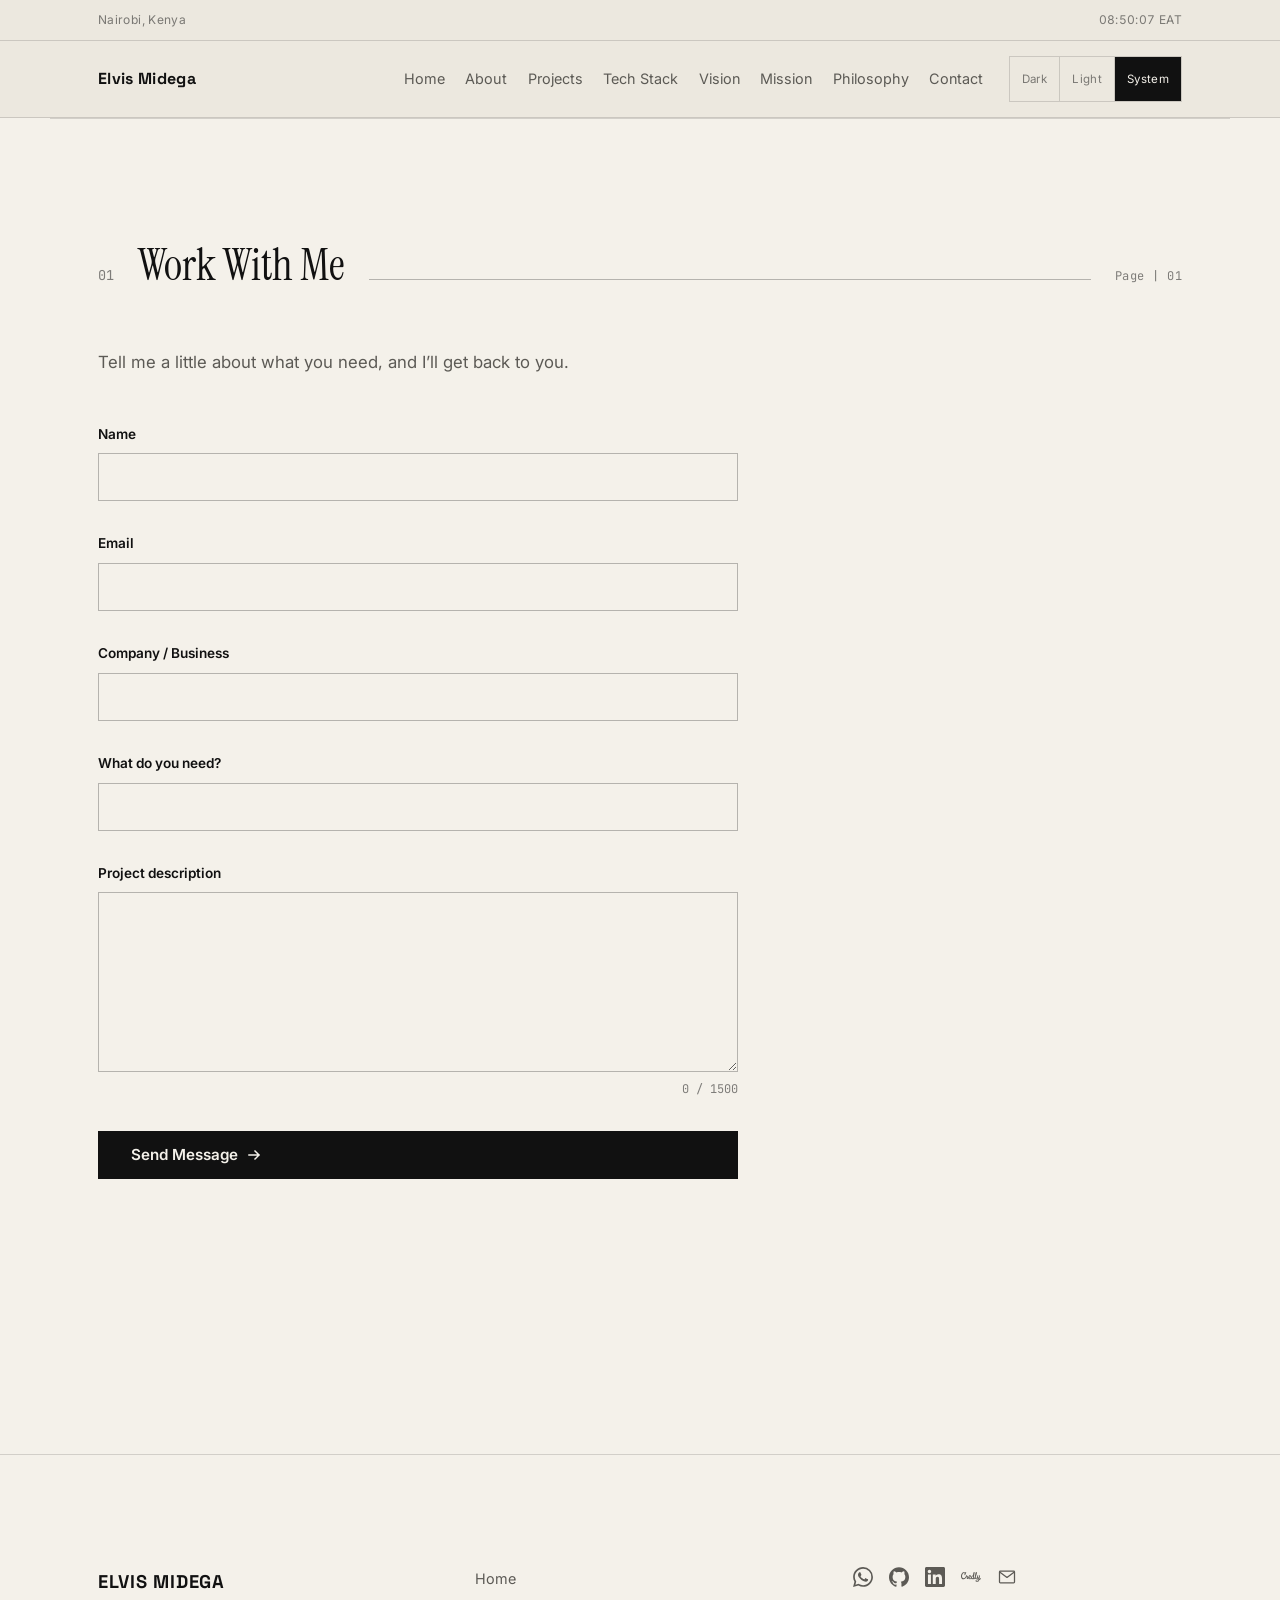
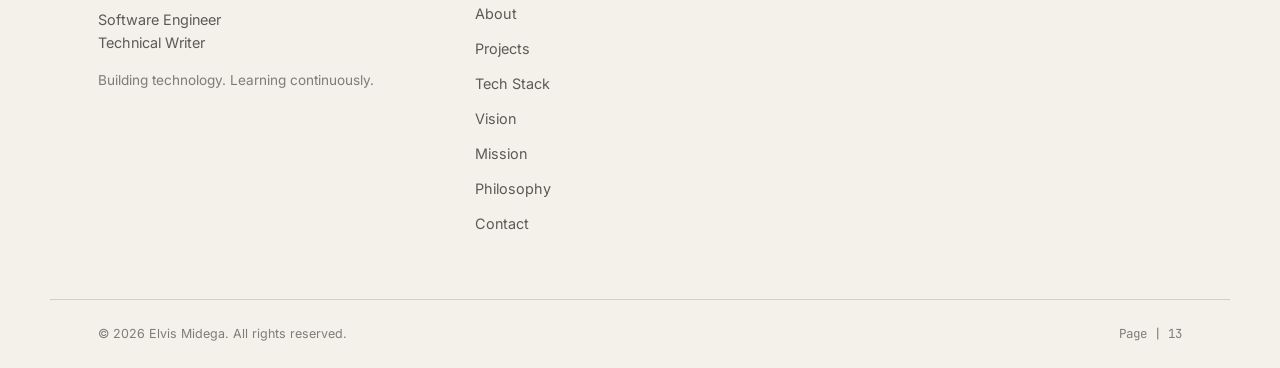
<file: work-with-me.html>
<!DOCTYPE html>
<html lang="en">
<head>
<script>
(function () {
  try {
    var pref = localStorage.getItem('elvis-theme') || 'system';
    var resolved = pref === 'system'
      ? (window.matchMedia('(prefers-color-scheme: light)').matches ? 'light' : 'dark')
      : pref;
    document.documentElement.setAttribute('data-theme', resolved);
    document.documentElement.setAttribute('data-theme-pref', pref);
  } catch (e) {
    document.documentElement.setAttribute('data-theme', 'dark');
  }
})();
</script>
<meta charset="UTF-8">
<meta name="viewport" content="width=device-width, initial-scale=1">
<title>Elvis Midega | Software Engineer &amp; Technical Writer</title>
<meta name="description" content="Get in touch with Elvis Midega, a software engineer and technical writer in Nairobi, Kenya, about a project, collaboration or role.">
<link rel="canonical" href="https://elvismidega.example.com/work-with-me.html">

<meta property="og:type" content="website">
<meta property="og:title" content="Elvis Midega | Software Engineer &amp; Technical Writer">
<meta property="og:description" content="Get in touch with Elvis Midega, a software engineer and technical writer in Nairobi, Kenya, about a project, collaboration or role.">
<meta property="og:url" content="https://elvismidega.example.com/work-with-me.html">
<meta property="og:image" content="https://elvismidega.example.com/assets/og-image.jpg">
<meta property="og:site_name" content="Elvis Midega">

<meta name="twitter:card" content="summary_large_image">
<meta name="twitter:title" content="Elvis Midega | Software Engineer &amp; Technical Writer">
<meta name="twitter:description" content="Get in touch with Elvis Midega, a software engineer and technical writer in Nairobi, Kenya, about a project, collaboration or role.">
<meta name="twitter:image" content="https://elvismidega.example.com/assets/og-image.jpg">

<link rel="preconnect" href="https://fonts.googleapis.com">
<link rel="preconnect" href="https://fonts.gstatic.com" crossorigin>
<link href="https://fonts.googleapis.com/css2?family=Inter:wght@400;500;600;700&family=Space+Grotesk:wght@600;700&family=Instrument+Serif:ital@0;1&family=JetBrains+Mono:wght@400;500;600&family=Mrs+Saint+Delafield&display=swap" rel="stylesheet">
<link rel="stylesheet" href="css/style.css">
<link rel="stylesheet" href="css/responsive.css">

<script type="application/ld+json">
{
  "@context": "https://schema.org",
  "@type": "Person",
  "name": "Elvis Midega",
  "jobTitle": ["Software Engineer", "Technical Writer"],
  "url": "https://elvismidega.example.com/",
  "image": "https://elvismidega.example.com/assets/profile.jpg",
  "sameAs": [
    "https://github.com/Elvis-Liam",
    "https://www.linkedin.com/in/elvis-midega-32b278322",
    "https://www.credly.com/users/elvis-midega"
  ],
  "address": {
    "@type": "PostalAddress",
    "addressLocality": "Nairobi",
    "addressCountry": "KE"
  },
  "knowsAbout": ["Software Engineering", "Cryptography", "Artificial Intelligence", "Data", "Emerging Technologies"]
}
</script>
</head>
<body>
<a class="skip-link" href="#main">Skip to content</a>

<div class="entrance" id="entrance" aria-hidden="true">
  <p class="entrance-name">Elvis Midega</p>
  <p class="entrance-role">Software Engineer / Technical Writer</p>
</div>

<header class="site-header" id="siteHeader">
  <div class="utility-bar">
    <div class="utility-inner">
      <span class="utility-location">Nairobi, Kenya</span>
      <span class="utility-clock" id="localClock">
        <span id="clockTime">00:00:00</span> <span class="utility-tz">EAT</span>
      </span>
    </div>
  </div>

  <div class="nav-row">
    <div class="nav-inner">
      <a href="index.html#home" class="logo">Elvis Midega</a>

      <nav class="main-nav" aria-label="Primary">
        <ul class="nav-list">
          <li><a href="index.html#home" class="nav-link" data-section="home">Home</a></li>
          <li><a href="index.html#about" class="nav-link" data-section="about">About</a></li>
          <li><a href="index.html#projects" class="nav-link" data-section="projects">Projects</a></li>
          <li><a href="index.html#stack" class="nav-link" data-section="stack">Tech Stack</a></li>
          <li><a href="index.html#vision" class="nav-link" data-section="vision">Vision</a></li>
          <li><a href="index.html#mission" class="nav-link" data-section="mission">Mission</a></li>
          <li><a href="index.html#philosophy" class="nav-link" data-section="philosophy">Philosophy</a></li>
          <li><a href="index.html#contact" class="nav-link" data-section="contact">Contact</a></li>
        </ul>

        <div class="theme-switcher" role="group" aria-label="Theme">
          <button type="button" class="theme-btn" data-theme-choice="dark">Dark</button>
          <button type="button" class="theme-btn" data-theme-choice="light">Light</button>
          <button type="button" class="theme-btn" data-theme-choice="system">System</button>
        </div>
      </nav>

      <button type="button" class="menu-toggle" id="menuToggle" aria-expanded="false" aria-controls="mobileNav" aria-label="Open menu">
        <span class="menu-icon" aria-hidden="true"></span>
      </button>
    </div>
  </div>
</header>

<div class="mobile-nav" id="mobileNav" hidden>
  <nav aria-label="Mobile">
    <ul class="mobile-nav-list">
      <li><a href="index.html#home" class="mobile-nav-link" data-section="home">Home</a></li>
      <li><a href="index.html#about" class="mobile-nav-link" data-section="about">About</a></li>
      <li><a href="index.html#projects" class="mobile-nav-link" data-section="projects">Projects</a></li>
      <li><a href="index.html#stack" class="mobile-nav-link" data-section="stack">Tech Stack</a></li>
      <li><a href="index.html#vision" class="mobile-nav-link" data-section="vision">Vision</a></li>
      <li><a href="index.html#mission" class="mobile-nav-link" data-section="mission">Mission</a></li>
      <li><a href="index.html#philosophy" class="mobile-nav-link" data-section="philosophy">Philosophy</a></li>
      <li><a href="index.html#contact" class="mobile-nav-link" data-section="contact">Contact</a></li>
    </ul>
  </nav>

  <div class="theme-switcher theme-switcher-mobile" role="group" aria-label="Theme">
    <button type="button" class="theme-btn" data-theme-choice="dark">Dark</button>
    <button type="button" class="theme-btn" data-theme-choice="light">Light</button>
    <button type="button" class="theme-btn" data-theme-choice="system">System</button>
  </div>
</div>

<main id="main">

  <section id="work-with-me" class="section" aria-label="Work With Me">
    <div class="section-head reveal">
      <span class="section-index mono">01</span>
      <h1 class="section-heading">Work With Me</h1>
      <span class="section-rule" aria-hidden="true"></span>
      <span class="page-label mono">Page | 01</span>
    </div>

    <div class="form-column reveal">
      <p class="form-intro">Tell me a little about what you need, and I&rsquo;ll get back to you.</p>

      <form id="contactForm" class="contact-form" novalidate>
        <div class="honeypot" aria-hidden="true">
          <label for="website">Leave this field blank</label>
          <input type="text" id="website" name="website" tabindex="-1" autocomplete="off">
        </div>

        <div class="field">
          <label for="name">Name</label>
          <input type="text" id="name" name="name" autocomplete="name" required aria-describedby="name-error" aria-invalid="false">
          <p class="field-error" id="name-error" role="alert" hidden></p>
        </div>

        <div class="field">
          <label for="email">Email</label>
          <input type="email" id="email" name="email" autocomplete="email" required aria-describedby="email-error" aria-invalid="false">
          <p class="field-error" id="email-error" role="alert" hidden></p>
        </div>

        <div class="field">
          <label for="company">Company / Business</label>
          <input type="text" id="company" name="company" autocomplete="organization" aria-describedby="company-error" aria-invalid="false">
          <p class="field-error" id="company-error" role="alert" hidden></p>
        </div>

        <div class="field">
          <label for="need">What do you need?</label>
          <input type="text" id="need" name="need" required aria-describedby="need-error" aria-invalid="false">
          <p class="field-error" id="need-error" role="alert" hidden></p>
        </div>

        <div class="field">
          <label for="message">Project description</label>
          <textarea id="message" name="message" rows="6" maxlength="1500" required aria-describedby="message-counter message-error" aria-invalid="false"></textarea>
          <div class="field-meta">
            <p class="field-counter mono" id="message-counter">0 / 1500</p>
          </div>
          <p class="field-error" id="message-error" role="alert" hidden></p>
        </div>

        <button type="submit" class="btn btn-primary" id="submitBtn">
          Send Message
          <span class="btn-arrow" aria-hidden="true">
            <svg width="16" height="16" viewBox="0 0 16 16" fill="none" xmlns="http://www.w3.org/2000/svg">
              <path d="M3 8H13M13 8L9 4M13 8L9 12" stroke="currentColor" stroke-width="1.5" stroke-linecap="square"/>
            </svg>
          </span>
        </button>

        <p class="form-status" id="formStatus" role="status"></p>
      </form>

      <div class="form-confirmation" id="formConfirmation" hidden aria-live="polite">
        <p class="confirmation-title">Message sent.</p>
        <p class="confirmation-body">Thanks for reaching out, I&rsquo;ll get back to you soon.</p>
        <a class="btn btn-secondary" href="index.html">
          Back to Portfolio
          <span class="btn-arrow" aria-hidden="true">
            <svg width="16" height="16" viewBox="0 0 16 16" fill="none" xmlns="http://www.w3.org/2000/svg">
              <path d="M3 8H13M13 8L9 4M13 8L9 12" stroke="currentColor" stroke-width="1.5" stroke-linecap="square"/>
            </svg>
          </span>
        </a>
      </div>
    </div>
  </section>

</main>

<footer class="site-footer" aria-label="Site footer">
  <div class="footer-inner container">
    <div class="footer-col footer-brand">
      <p class="footer-name">Elvis Midega</p>
      <p class="footer-roles">Software Engineer<br>Technical Writer</p>
      <p class="footer-tagline">Building technology. Learning continuously.</p>
    </div>

    <nav class="footer-col footer-nav" aria-label="Footer">
      <a href="index.html#home" class="footer-link">Home</a>
      <a href="index.html#about" class="footer-link">About</a>
      <a href="index.html#projects" class="footer-link">Projects</a>
      <a href="index.html#stack" class="footer-link">Tech Stack</a>
      <a href="index.html#vision" class="footer-link">Vision</a>
      <a href="index.html#mission" class="footer-link">Mission</a>
      <a href="index.html#philosophy" class="footer-link">Philosophy</a>
      <a href="index.html#contact" class="footer-link">Contact</a>
    </nav>

    <div class="footer-col footer-social">
      <a class="footer-social-link" href="https://wa.me/254723897842" target="_blank" rel="noopener noreferrer" aria-label="WhatsApp">
        <span class="contact-icon" aria-hidden="true"><svg viewBox="0 0 24 24" fill="currentColor" xmlns="http://www.w3.org/2000/svg"><path d="M17.472 14.382c-.297-.149-1.758-.867-2.03-.967-.273-.099-.471-.148-.67.15-.197.297-.767.966-.94 1.164-.173.199-.347.223-.644.075-.297-.15-1.255-.463-2.39-1.475-.883-.788-1.48-1.761-1.653-2.059-.173-.297-.018-.458.13-.606.134-.133.298-.347.446-.52.149-.174.198-.298.298-.497.099-.198.05-.371-.025-.52-.075-.149-.669-1.612-.916-2.207-.242-.579-.487-.5-.669-.51-.173-.008-.371-.01-.57-.01-.198 0-.52.074-.792.372-.272.297-1.04 1.016-1.04 2.479 0 1.462 1.065 2.875 1.213 3.074.149.198 2.096 3.2 5.077 4.487.709.306 1.262.489 1.694.625.712.227 1.36.195 1.871.118.571-.085 1.758-.719 2.006-1.413.248-.694.248-1.289.173-1.413-.074-.124-.272-.198-.57-.347m-5.421 7.403h-.004a9.87 9.87 0 01-5.031-1.378l-.361-.214-3.741.982.998-3.648-.235-.374a9.86 9.86 0 01-1.51-5.26c.001-5.45 4.436-9.884 9.888-9.884 2.64 0 5.122 1.03 6.988 2.898a9.825 9.825 0 012.893 6.994c-.003 5.45-4.437 9.884-9.885 9.884m8.413-18.297A11.815 11.815 0 0012.05 0C5.495 0 .16 5.335.157 11.892c0 2.096.547 4.142 1.588 5.945L.057 24l6.305-1.654a11.882 11.882 0 005.683 1.448h.005c6.554 0 11.89-5.335 11.893-11.893a11.821 11.821 0 00-3.48-8.413Z"/></svg></span>
      </a>
      <a class="footer-social-link" href="https://github.com/Elvis-Liam" target="_blank" rel="noopener noreferrer" aria-label="GitHub">
        <span class="contact-icon" aria-hidden="true"><svg viewBox="0 0 24 24" fill="currentColor" xmlns="http://www.w3.org/2000/svg"><path d="M12 .297c-6.63 0-12 5.373-12 12 0 5.303 3.438 9.8 8.205 11.385.6.113.82-.258.82-.577 0-.285-.01-1.04-.015-2.04-3.338.724-4.042-1.61-4.042-1.61C4.422 18.07 3.633 17.7 3.633 17.7c-1.087-.744.084-.729.084-.729 1.205.084 1.838 1.236 1.838 1.236 1.07 1.835 2.809 1.305 3.495.998.108-.776.417-1.305.76-1.605-2.665-.3-5.466-1.332-5.466-5.93 0-1.31.465-2.38 1.235-3.22-.135-.303-.54-1.523.105-3.176 0 0 1.005-.322 3.3 1.23.96-.267 1.98-.399 3-.405 1.02.006 2.04.138 3 .405 2.28-1.552 3.285-1.23 3.285-1.23.645 1.653.24 2.873.12 3.176.765.84 1.23 1.91 1.23 3.22 0 4.61-2.805 5.625-5.475 5.92.42.36.81 1.096.81 2.22 0 1.606-.015 2.896-.015 3.286 0 .315.21.69.825.57C20.565 22.092 24 17.592 24 12.297c0-6.627-5.373-12-12-12"/></svg></span>
      </a>
      <a class="footer-social-link" href="https://www.linkedin.com/in/elvis-midega-32b278322" target="_blank" rel="noopener noreferrer" aria-label="LinkedIn">
        <span class="contact-icon" aria-hidden="true"><svg viewBox="0 0 24 24" fill="currentColor" xmlns="http://www.w3.org/2000/svg"><path d="M20.447 20.452h-3.554v-5.569c0-1.328-.027-3.037-1.852-3.037-1.853 0-2.136 1.445-2.136 2.939v5.667H9.351V9h3.414v1.561h.046c.477-.9 1.637-1.85 3.37-1.85 3.601 0 4.267 2.37 4.267 5.455v6.286zM5.337 7.433c-1.144 0-2.063-.926-2.063-2.065 0-1.138.92-2.063 2.063-2.063 1.14 0 2.064.925 2.064 2.063 0 1.139-.925 2.065-2.064 2.065zm1.782 13.019H3.555V9h3.564v11.452zM22.225 0H1.771C.792 0 0 .774 0 1.729v20.542C0 23.227.792 24 1.771 24h20.451C23.2 24 24 23.227 24 22.271V1.729C24 .774 23.2 0 22.222 0h.003z"/></svg></span>
      </a>
      <a class="footer-social-link" href="https://www.credly.com/users/elvis-midega" target="_blank" rel="noopener noreferrer" aria-label="Credly">
        <span class="contact-icon" aria-hidden="true"><svg viewBox="0 0 24 24" fill="currentColor" xmlns="http://www.w3.org/2000/svg"><path d="M23.8 13.154a.299.299 0 0 0-.101-.024.407.407 0 0 0-.202.048c-.06.028-.092.08-.127.136-.087.128-.15.268-.226.4-.107.187-.246.351-.38.515-.135.156-.286.291-.424.44-.028.027-.072.043-.107.027-.028-.016-.036-.056-.032-.088.04-.38.075-.763.123-1.138.02-.172.043-.336.063-.512.028-.247.056-.487.087-.735l.234-1.824c.02-.128.032-.372-.135-.52a.446.446 0 0 0-.233-.116.46.46 0 0 0-.254.06c-.226.16-.297.504-.365.76-.142.603-.178 1.241-.471 1.804a1.772 1.772 0 0 1-.202.316.668.668 0 0 1-.186.18.332.332 0 0 1-.246.051.365.365 0 0 1-.238-.207.871.87 0 0 1-.063-.324 4.499 4.499 0 0 1 .24-1.585c.045-.132.089-.252.104-.383.028-.156.028-.38-.114-.516-.131-.128-.337-.18-.504-.128-.194.056-.31.244-.372.392-.198.463-.25.95-.317 1.446-.044.327-.127.64-.293.926a2.717 2.717 0 0 1-.603.72c-.118.087-.222.123-.328.107a.376.376 0 0 1-.278-.208.875.875 0 0 1-.095-.315 3.361 3.36 0 0 1-.036-.616c.004-.223 0-.44.044-.658.075-.39.678-1.937.808-2.345.135-.407.262-.823.353-1.246.08-.38.123-.767.11-1.15-.007-.277-.07-.576-.288-.736a.611.61 0 0 0-.603-.048.968.968 0 0 0-.455.428 2.53 2.53 0 0 0-.226.59 12.01 12.01 0 0 0-.266 1.29c-.071.429-.138.848-.206 1.268-.06.355-.206 1.614-.261 1.88-.06.272-.175.54-.301.787-.131.268-.258.536-.408.791a.694.694 0 0 1-.175.224c-.08.06-.182.088-.27.048-.102-.048-.146-.176-.166-.292-.075-.435-.012-.875.072-1.302.083-.431.44-2.4.519-2.851.099-.532.24-1.05.285-1.59.028-.388.09-.88-.202-1.187-.115-.136-.31-.16-.44-.136-.174.036-.31.176-.388.296-.1.128-.186.28-.258.467-.115.284-.186.615-.261.91l-.032.129c-.083.383-.143.77-.186 1.162a16.95 16.948 0 0 0-.06.632c-.008.1-.016.203-.027.307 0 .08.007.168-.028.244a.304.304 0 0 1-.052.068c-.08.072-.202.06-.31.056-.557-.016-1.045.3-1.35.755-.18.252-.281.542-.39.834-.01.048-.034.1-.054.152-.051.143-.13.327-.222.511a3.037 3.037 0 0 1-.317.46 3.285 3.285 0 0 1-.384.41 1.123 1.123 0 0 1-.515.26c-.174.04-.384-.043-.543-.203a.916.916 0 0 1-.206-.54c-.004-.055-.004-.115.028-.163.05-.068.146-.072.23-.076a1.623 1.623 0 0 0 1.375-1.015c.138-.34.178-.698.122-1.046a1.193 1.193 0 0 0-.19-.48.9.9 0 0 0-.396-.323c-.293-.14-.658-.127-1.01.004-.575.232-.951.74-1.134 1.562l-.02.088c-.114.487-.23 1-.582 1.354-.127.12-.261.163-.368.143-.044-.004-.08-.04-.103-.075-.096-.16.003-.532.15-1a4.1 4.1 0 0 0 .1-.366.925.925 0 0 0-.108-.495.783.783 0 0 0-.372-.324c-.143-.064-.31-.06-.468-.06h-.047c-.044 0-.103 0-.151-.012a.215.215 0 0 1-.147-.127.485.485 0 0 1 .016-.232c.004-.02.012-.048.016-.072a.368.368 0 0 0-.162-.412.509.509 0 0 0-.468-.036.768.768 0 0 0-.364.348.769.769 0 0 0-.103.48c.04.13.07.32.043.475-.055.28-.222.51-.384.74-.04.05-.072.106-.107.16a4.96 4.96 0 0 1-.706.825c-.372.335-.804.575-1.232.67-.745.165-1.506-.06-1.91-.734-.222-.38-.32-.827-.348-1.266a5.425 5.425 0 0 1 .424-2.516c.328-.76.816-1.52 1.715-1.614.353-.04.753.083.912.4.115.23.075.506 0 .75-.072.244-.175.49-.18.75-.003.26.124.54.37.616.238.072.495-.08.634-.29.138-.21.186-.46.245-.704a6.282 6.281 0 0 1 .662-1.634c.139-.236.297-.488.254-.76a.543.543 0 0 0-.373-.415.543.543 0 0 0-.535.144c-.134.148-.206.371-.387.43-.17.06-.35-.055-.507-.134-.6-.32-1.336-.312-1.963-.048-.634.25-1.146.735-1.526 1.294C.462 8.53.098 9.508.022 10.48c-.027.34-.031.695 0 1.038.036.46.1.854.214 1.206.139.423.317.79.547 1.094.266.34.587.6.94.747.372.148.784.22 1.192.208a3.172 3.172 0 0 0 1.177-.283 4.29 4.29 0 0 0 1.026-.68c.309-.26.594-.559.84-.89.162-.224.309-.46.44-.708a4.83 4.83 0 0 0 .178-.383c.044-.104.087-.215.202-.26.056-.043.15-.02.202.013.064.04.115.075.135.135.048.116.02.232-.004.332v.012c-.028.1-.055.203-.091.303-.14.424-.238.811-.16 1.195.045.207.128.387.25.527a.84.84 0 0 0 .504.264c.246.04.51-.028.725-.132.143-.068.278-.156.397-.26.06-.06.122-.12.174-.184.044-.06.087-.147.178-.143a.15.15 0 0 1 .107.064c.028.031.04.071.06.115.23.52.776.84 1.335.84h.07c.27 0 .556-.093.79-.22.27-.14.48-.348.7-.552.02-.016.045-.04.073-.044.035-.008.07.012.099.044a.26.26 0 0 1 .047.1c.135.34.46.6.824.66a1.1 1.1 0 0 0 .99-.356c.056-.06.104-.128.167-.176.064-.044.15-.076.222-.044.107.04.135.164.182.268.107.235.357.371.615.375.289 0 .554-.148.764-.34.195-.183.353-.399.516-.61a.328.328 0 0 1 .106-.096c.04-.024.096-.028.13 0 .033.024.045.06.06.091.163.4.587.652 1.01.648.417-.004.809-.224 1.103-.516.095-.092.194-.2.32-.21.14-.017.207.114.254.22.072.142.115.238.25.338.158.116.36.152.547.1.17-.04.34-.156.47-.316.072-.088.112-.204.19-.284.092-.087.132.028.136.1.016.116.016.236.008.352-.016.236-.052.471-.08.703-.011.068-.02.136-.063.188-.06.068-.166.08-.253.064a2.898 2.898 0 0 0-.321-.028l-.14-.016c-.201-.012-.4-.036-.61-.044h-.185c-.404 0-.733.048-1.03.16-.48.187-.852.57-1.003 1.018a1.305 1.305 0 0 0-.052.64c.04.203.13.403.282.587.265.315.68.515 1.149.543.408.02.852-.064 1.292-.26.848-.367 1.482-1.094 1.696-1.95 0-.02.01-.039.023-.043.298-.104.57-.248.813-.428.245-.187.467-.399.65-.643.09-.12.174-.243.253-.37.07-.125.13-.257.202-.38a.906.906 0 0 0 .13-.316.411.411 0 0 0-.05-.328.257.257 0 0 0-.135-.124m-13.68-1.63c.017-.071.045-.14.06-.206a1.9 1.9 0 0 1 .262-.504c.04-.048.08-.1.135-.136a.246.246 0 0 1 .186-.048c.107.02.183.128.202.236.032.18-.04.396-.114.555a1.097 1.097 0 0 1-.31.415c-.06.044-.114.088-.178.116-.028.008-.063.028-.115.028h-.016c-.055 0-.114-.028-.126-.088a.827.827 0 0 1 .015-.367m4.308-.184c-.004.072-.024.148-.028.223a4.91 4.91 0 0 0 0 .779c.012.152.047.3-.016.444a1.069 1.069 0 0 1-.567.643.555.555 0 0 1-.245.056c-.02 0-.04-.004-.06-.004-.12 0-.214-.092-.265-.18a.871.87 0 0 1-.1-.272 2.129 2.129 0 0 1 .072-1.122c.08-.22.202-.435.38-.594a.874.874 0 0 1 .563-.24.31.31 0 0 1 .206.064c.04.044.06.104.056.164a.05.05 0 0 1 .004.04m6.43 4.653c-.015.044-.06.104-.08.14-.042.08-.102.163-.161.235a2.562 2.562 0 0 1-.317.304c-.238.18-.503.311-.777.387a2.025 2.025 0 0 1-.487.072h-.04a.795.795 0 0 1-.515-.18.433.433 0 0 1-.158-.25.537.537 0 0 1 .047-.305.776.776 0 0 1 .38-.383c.326-.16.682-.176 1.019-.16.139.004.265.012.4.02.107.004.218.012.325.024.056 0 .115.004.17.012.044.004.092-.004.135.008.06.004.068.036.06.076"/></svg></span>
      </a>
      <a class="footer-social-link" href="mailto:elvismidega@gmail.com" aria-label="Email">
        <span class="contact-icon" aria-hidden="true">
          <svg viewBox="0 0 24 24" fill="none" xmlns="http://www.w3.org/2000/svg">
            <rect x="3" y="5" width="18" height="14" rx="1" stroke="currentColor" stroke-width="1.5"/>
            <path d="M4 6.5l8 6 8-6" stroke="currentColor" stroke-width="1.5" stroke-linecap="round" stroke-linejoin="round"/>
          </svg>
        </span>
      </a>
    </div>
  </div>

  <div class="footer-bottom container">
    <p class="footer-copy">&copy; <span id="year"></span> Elvis Midega. All rights reserved.</p>
    <p class="footer-page mono">Page | 13</p>
  </div>
</footer>

<script src="js/theme.js" defer></script>
<script src="js/main.js" defer></script>
<script src="js/contact.js" defer></script>
</body>
</html>
</file>
<file: css/style.css>
/* =========================================================
   ELVIS MIDEGA: PORTFOLIO
   Design tokens
   ========================================================= */

:root {
  /* Dark palette */
  --dark-bg: #0A0A0A;
  --dark-surface: #111111;
  --dark-raised: #181818;
  --dark-line: rgba(255, 255, 255, 0.12);
  --dark-line-strong: rgba(255, 255, 255, 0.22);
  --dark-muted: #9A9A9A;
  --dark-text: #EDEDED;
  --dark-accent: #E7B04B;

  /* Light palette */
  --light-bg: #F4F1EA;
  --light-surface: #ECE8DF;
  --light-raised: #E3DED2;
  --light-line: rgba(0, 0, 0, 0.14);
  --light-line-strong: rgba(0, 0, 0, 0.26);
  --light-muted: #5C5A55;
  --light-text: #111111;
  --light-accent: #9A6A10;

  /* Layout */
  --container-max: 1180px;
  --container-pad: clamp(20px, 5vw, 48px);
  --utility-h: 40px;
  --nav-h: 76px;
  --bar-h: calc(var(--utility-h) + var(--nav-h));

  /* Spacing scale: use only these values */
  --sp-1: 4px;
  --sp-2: 8px;
  --sp-3: 12px;
  --sp-4: 16px;
  --sp-5: 24px;
  --sp-6: 32px;
  --sp-7: 48px;
  --sp-8: 64px;
  --sp-9: 96px;
  --sp-10: 128px;

  /* Type families */
  --font-ui: 'Inter', -apple-system, BlinkMacSystemFont, 'Segoe UI', sans-serif;
  --font-display: 'Space Grotesk', var(--font-ui);
  --font-serif: 'Instrument Serif', Georgia, serif;
  --font-mono: 'JetBrains Mono', 'SFMono-Regular', Consolas, monospace;
  --font-signature: 'Mrs Saint Delafield', cursive;

  /* Motion */
  --ease: cubic-bezier(0.4, 0, 0.2, 1);
  --dur-fast: 180ms;
  --dur-med: 280ms;
  --dur-slow: 900ms;
}

/* Resolved semantic tokens: default to dark, overridden below.
   The reused top bar references these same variable names, so
   its CSS did not need to change, only the values it points at. */
:root,
[data-theme="dark"] {
  --color-bg: var(--dark-bg);
  --color-bg-elevated: var(--dark-surface);
  --color-surface: var(--dark-raised);
  --color-text: var(--dark-text);
  --color-text-secondary: var(--dark-muted);
  --color-text-tertiary: rgba(237, 237, 237, 0.55);
  --color-border: var(--dark-line);
  --color-border-strong: var(--dark-line-strong);
  --color-invert-bg: var(--dark-text);
  --color-invert-text: var(--dark-bg);
  --color-accent: var(--dark-accent);
  --band-text-secondary: rgba(10, 10, 10, 0.72);
  --band-text-tertiary: rgba(10, 10, 10, 0.5);
  --band-border: rgba(10, 10, 10, 0.14);
  --band-border-strong: rgba(10, 10, 10, 0.26);
}

[data-theme="light"] {
  --color-bg: var(--light-bg);
  --color-bg-elevated: var(--light-surface);
  --color-surface: var(--light-raised);
  --color-text: var(--light-text);
  --color-text-secondary: var(--light-muted);
  --color-text-tertiary: rgba(17, 17, 17, 0.52);
  --color-border: var(--light-line);
  --color-border-strong: var(--light-line-strong);
  --color-invert-bg: var(--light-text);
  --color-invert-text: var(--light-bg);
  --color-accent: var(--light-accent);
  --band-text-secondary: rgba(244, 241, 234, 0.72);
  --band-text-tertiary: rgba(244, 241, 234, 0.5);
  --band-border: rgba(244, 241, 234, 0.16);
  --band-border-strong: rgba(244, 241, 234, 0.28);
}

/* =========================================================
   Reset
   ========================================================= */

*, *::before, *::after { box-sizing: border-box; }
html, body { margin: 0; padding: 0; }
html {
  scroll-behavior: smooth;
}
body {
  background: var(--color-bg);
  color: var(--color-text);
  font-family: var(--font-ui);
  font-size: 16px;
  line-height: 1.6;
  -webkit-font-smoothing: antialiased;
  transition: background-color var(--dur-med) var(--ease), color var(--dur-med) var(--ease);
  overflow-x: hidden;
}
img { max-width: 100%; display: block; }
ul { list-style: none; margin: 0; padding: 0; }
a { color: inherit; text-decoration: none; }
button { font: inherit; color: inherit; background: none; border: none; cursor: pointer; }
h1, h2, h3, p { margin: 0; }

@media (prefers-reduced-motion: reduce) {
  html { scroll-behavior: auto; }
  *, *::before, *::after {
    animation-duration: 0.001ms !important;
    animation-iteration-count: 1 !important;
    transition-duration: 0.001ms !important;
  }
}

:focus-visible {
  outline: 2px solid var(--color-accent);
  outline-offset: 3px;
}

/* =========================================================
   Layout foundation
   ========================================================= */

.container,
.utility-inner,
.nav-inner {
  max-width: var(--container-max);
  margin-inline: auto;
  padding-inline: var(--container-pad);
}

.section {
  position: relative;
  max-width: var(--container-max);
  margin-inline: auto;
  padding-inline: var(--container-pad);
  padding-block: clamp(64px, 9vw, 112px);
  border-top: 1px solid var(--color-border);
  scroll-margin-top: var(--bar-h);
}
.section.hero {
  max-width: none;
  padding-inline: 0;
  border-top: none;
  scroll-margin-top: 0;
}

.section-head {
  display: flex;
  align-items: baseline;
  gap: var(--sp-5);
  margin-bottom: var(--sp-7);
}
.section-head .section-index {
  font-family: var(--font-mono);
  font-size: 0.85rem;
  color: var(--color-text-tertiary);
  flex-shrink: 0;
}
.section-head .section-heading {
  font-family: var(--font-serif);
  font-weight: 400;
  font-size: clamp(1.75rem, 3.4vw, 2.75rem);
  flex-shrink: 0;
}
.section-head .section-rule {
  flex: 1 1 auto;
  height: 1px;
  background: var(--color-border-strong);
}
.section-head .page-label {
  font-family: var(--font-mono);
  font-size: 0.75rem;
  letter-spacing: 0.04em;
  color: var(--color-text-tertiary);
  flex-shrink: 0;
}

/* Heading sits between two equal flexible rules instead of
   directly after the index, so it reads as centered between the
   index and the page label rather than left-anchored. */
.section-head--centered .section-heading {
  text-align: center;
}

.mono {
  font-family: var(--font-mono);
}

.skip-link {
  position: absolute;
  left: -9999px;
  top: 0;
  z-index: 1000;
  background: var(--color-invert-bg);
  color: var(--color-invert-text);
  padding: var(--sp-3) var(--sp-5);
  font-size: 0.9rem;
  font-weight: 600;
}
.skip-link:focus {
  left: var(--container-pad);
  top: var(--sp-3);
}

/* =========================================================
   Buttons
   ========================================================= */

.btn {
  display: inline-flex;
  align-items: center;
  gap: var(--sp-2);
  min-height: 48px;
  padding: 0 var(--sp-6);
  font-size: 0.95rem;
  font-weight: 600;
  border: 1px solid var(--color-border-strong);
  transition: background-color var(--dur-fast) var(--ease),
              color var(--dur-fast) var(--ease),
              border-color var(--dur-fast) var(--ease);
}
.btn-primary {
  background: var(--color-invert-bg);
  color: var(--color-invert-text);
  border-color: var(--color-invert-bg);
}
.btn-primary:hover,
.btn-primary:focus-visible {
  background: transparent;
  color: var(--color-text);
  border-color: var(--color-border-strong);
}
.btn-secondary {
  background: transparent;
  color: var(--color-text);
}
.btn-secondary:hover,
.btn-secondary:focus-visible {
  background: var(--color-text);
  color: var(--color-bg);
  border-color: var(--color-text);
}
.btn-arrow {
  display: inline-flex;
  transition: transform var(--dur-fast) var(--ease);
}
.btn:hover .btn-arrow,
.btn:focus-visible .btn-arrow {
  transform: translateX(4px);
}

/* =========================================================
   Entrance
   ========================================================= */

.entrance {
  position: fixed;
  inset: 0;
  z-index: 999;
  display: flex;
  flex-direction: column;
  align-items: center;
  justify-content: center;
  gap: var(--sp-3);
  background: var(--color-bg);
  transition: opacity 480ms var(--ease), visibility 480ms var(--ease);
}
.entrance.is-hidden {
  opacity: 0;
  visibility: hidden;
  pointer-events: none;
}
.entrance-name {
  font-family: var(--font-signature);
  font-size: clamp(2.25rem, 6vw, 3.5rem);
  color: var(--color-text);
  opacity: 0;
  transform: translateY(8px);
  animation: entranceIn 520ms var(--ease) 80ms forwards;
}
.entrance-role {
  font-family: var(--font-ui);
  font-size: 0.85rem;
  letter-spacing: 0.06em;
  color: var(--color-text-secondary);
  opacity: 0;
  transform: translateY(8px);
  animation: entranceIn 520ms var(--ease) 220ms forwards;
}
@keyframes entranceIn {
  to { opacity: 1; transform: translateY(0); }
}
@media (prefers-reduced-motion: reduce) {
  .entrance { display: none; }
}

/* =========================================================
   Header: utility bar + nav
   Reused from the approved top bar build. Selectors unchanged;
   only the underlying --color-* and --container-* values above
   were brought in line with the current token system.
   ========================================================= */

.site-header {
  position: sticky;
  top: 0;
  z-index: 500;
  background: var(--color-bg-elevated);
  border-bottom: 1px solid var(--color-border);
}

.utility-bar {
  border-bottom: 1px solid var(--color-border);
}
.utility-inner {
  height: var(--utility-h);
  display: flex;
  align-items: center;
  justify-content: space-between;
  font-size: 0.75rem;
  letter-spacing: 0.03em;
  color: var(--color-text-tertiary);
}
.utility-clock {
  font-variant-numeric: tabular-nums;
}
.utility-tz {
  color: var(--color-text-tertiary);
}

.nav-row { }
.nav-inner {
  height: var(--nav-h);
  display: flex;
  align-items: center;
  justify-content: space-between;
  gap: var(--sp-6);
}

.logo {
  font-family: var(--font-display);
  font-weight: 700;
  font-size: 1rem;
  letter-spacing: 0.02em;
}

.main-nav {
  display: flex;
  align-items: center;
  gap: clamp(1.25rem, 2vw, 2.25rem);
}
.nav-list {
  display: flex;
  align-items: center;
  gap: clamp(1rem, 1.6vw, 1.75rem);
}
.nav-link {
  position: relative;
  font-size: 0.9rem;
  color: var(--color-text-secondary);
  padding-block: var(--sp-2);
  transition: color var(--dur-fast) var(--ease);
}
.nav-link::after {
  content: '';
  position: absolute;
  left: 0;
  right: 0;
  bottom: 0;
  height: 1px;
  background: var(--color-accent);
  transform: scaleX(0);
  transform-origin: left;
  transition: transform var(--dur-fast) var(--ease);
}
.nav-link:hover,
.nav-link:focus-visible {
  color: var(--color-text);
}
.nav-link.active {
  color: var(--color-accent);
}
.nav-link.active::after {
  transform: scaleX(1);
}

.theme-switcher {
  display: flex;
  border: 1px solid var(--color-border);
}
.theme-btn {
  min-height: 44px;
  padding-inline: var(--sp-3);
  display: inline-flex;
  align-items: center;
  font-size: 0.72rem;
  letter-spacing: 0.03em;
  color: var(--color-text-tertiary);
  border-right: 1px solid var(--color-border);
  transition: color var(--dur-fast) var(--ease), background-color var(--dur-fast) var(--ease);
}
.theme-btn:last-child { border-right: none; }
.theme-btn:hover,
.theme-btn:focus-visible {
  color: var(--color-text);
}
.theme-btn[aria-pressed="true"] {
  background: var(--color-text);
  color: var(--color-bg);
}

.menu-toggle {
  display: none;
  width: 44px;
  height: 44px;
  align-items: center;
  justify-content: center;
  flex-shrink: 0;
}
.menu-icon,
.menu-icon::before,
.menu-icon::after {
  display: block;
  width: 20px;
  height: 1px;
  background: var(--color-text);
  position: relative;
  transition: transform var(--dur-fast) var(--ease), opacity var(--dur-fast) var(--ease);
}
.menu-icon::before,
.menu-icon::after {
  content: '';
  position: absolute;
  left: 0;
}
.menu-icon::before { top: -6px; }
.menu-icon::after { top: 6px; }
.menu-toggle[aria-expanded="true"] .menu-icon {
  background: transparent;
}
.menu-toggle[aria-expanded="true"] .menu-icon::before {
  top: 0;
  transform: rotate(45deg);
}
.menu-toggle[aria-expanded="true"] .menu-icon::after {
  top: 0;
  transform: rotate(-45deg);
}

.mobile-nav {
  position: fixed;
  inset: var(--bar-h) 0 0 0;
  z-index: 490;
  background: var(--color-bg);
  padding: var(--sp-6) var(--container-pad);
  overflow-y: auto;
}
.mobile-nav[hidden] { display: none; }
.mobile-nav-list {
  display: flex;
  flex-direction: column;
  gap: var(--sp-1);
}
.mobile-nav-link {
  display: block;
  padding: var(--sp-4) 0;
  font-family: var(--font-display);
  font-size: 1.5rem;
  border-bottom: 1px solid var(--color-border);
  color: var(--color-text-secondary);
}
.mobile-nav-link.active { color: var(--color-accent); }
.theme-switcher-mobile {
  margin-top: var(--sp-6);
  width: fit-content;
}

/* =========================================================
   Hero
   ========================================================= */

.hero {
  position: relative;
  display: flex;
  align-items: center;
  padding-block: var(--sp-8) var(--sp-7);
  min-height: calc(100vh - var(--bar-h));
}
@supports (min-height: 100svh) {
  .hero {
    min-height: max(560px, calc(100svh - var(--bar-h)));
  }
}

.vanta-bg {
  position: absolute;
  inset: 0;
  z-index: 0;
}

.hero-grid {
  position: relative;
  z-index: 1;
  width: 100%;
  max-width: var(--container-max);
  margin-inline: auto;
  padding-inline: var(--container-pad);
  display: grid;
  grid-template-columns: repeat(12, 1fr);
  gap: var(--sp-6);
  align-items: center;
}

.hero-text {
  grid-column: 1 / 8;
  display: flex;
  flex-direction: column;
  align-items: flex-start;
}

.hero-page {
  font-size: 0.75rem;
  letter-spacing: 0.08em;
  color: var(--color-text-tertiary);
  margin-bottom: var(--sp-5);
}

.signature {
  font-family: var(--font-signature);
  font-weight: 400;
  line-height: 1;
}
.hero-signature {
  font-size: clamp(1.5rem, 2.4vw, 2.1rem);
  color: var(--color-text-secondary);
  margin-bottom: var(--sp-3);
}
.hero-subtitle {
  font-size: clamp(1.35rem, 2.4vw, 1.9rem);
  color: var(--color-text-secondary);
  margin-top: var(--sp-5);
}

.hero-title {
  font-family: var(--font-serif);
  font-weight: 400;
  text-transform: uppercase;
  font-size: clamp(3rem, 9.5vw, 7rem);
  line-height: 0.95;
  letter-spacing: -0.01em;
}
.hero-title .line { display: block; }

.hero-lead {
  max-width: 34ch;
  margin-top: var(--sp-5);
  color: var(--color-text-secondary);
  font-size: 1rem;
  line-height: 1.7;
}

.hero-actions {
  display: flex;
  flex-wrap: wrap;
  gap: var(--sp-4);
  margin-top: var(--sp-7);
}

.hero-visual {
  grid-column: 8 / 13;
  position: relative;
  aspect-ratio: 4 / 5;
  background: var(--color-surface);
  border: 1px solid var(--color-border);
  overflow: hidden;
  margin: 0;
}
.portrait-img {
  position: absolute;
  inset: 0;
  width: 100%;
  height: 100%;
  object-fit: cover;
  filter: grayscale(1) contrast(1.02);
  transition: filter var(--dur-slow) var(--ease), transform var(--dur-slow) var(--ease);
}
.hero-visual:hover .portrait-img {
  filter: grayscale(0.4) contrast(1.02);
  transform: scale(1.02);
}
.portrait-placeholder {
  display: none;
  position: absolute;
  inset: var(--sp-3);
  border: 1px dashed var(--color-border-strong);
  flex-direction: column;
  align-items: center;
  justify-content: center;
  gap: var(--sp-2);
  text-align: center;
  padding: var(--sp-4);
  font-family: var(--font-mono);
  font-size: 0.72rem;
  color: var(--color-text-tertiary);
}
.hero-visual.is-missing .portrait-img { display: none; }
.hero-visual.is-missing .portrait-placeholder { display: flex; }

/* =========================================================
   Scroll reveals (foundation for later phases)
   ========================================================= */

.reveal {
  opacity: 0;
  transform: translateY(18px);
  transition: opacity 700ms var(--ease), transform 700ms var(--ease);
}
.reveal.is-visible {
  opacity: 1;
  transform: none;
}

/* =========================================================
   Editorial text primitives
   ========================================================= */

.statement {
  font-family: var(--font-serif);
  font-weight: 400;
  font-size: clamp(1.75rem, 3.2vw, 2.6rem);
  line-height: 1.3;
  max-width: 28em;
  text-wrap: balance;
  margin-bottom: var(--sp-8);
}

.body-copy {
  max-width: 62ch;
  color: var(--color-text-secondary);
  font-size: 1rem;
  line-height: 1.75;
  margin-top: var(--sp-5);
}
.body-copy:first-child { margin-top: 0; }

.pull-quote {
  font-family: var(--font-serif);
  font-style: italic;
  font-size: clamp(1.35rem, 2.2vw, 1.85rem);
  line-height: 1.5;
  color: var(--color-text);
  max-width: 28em;
  margin: var(--sp-6) 0;
  padding-left: var(--sp-5);
  border-left: 1px solid var(--color-border-strong);
}
.pull-quote:first-child { margin-top: 0; }

.closing-statement {
  font-family: var(--font-serif);
  font-style: italic;
  font-size: clamp(1.6rem, 2.8vw, 2.3rem);
  line-height: 1.35;
  color: var(--color-text);
  max-width: 20em;
  text-wrap: balance;
}
.supporting-note {
  margin-top: var(--sp-5);
  color: var(--color-text-tertiary);
  font-size: 0.9rem;
  line-height: 1.6;
  max-width: 32ch;
}

/* =========================================================
   Split grid: 7 columns text / 5 columns supporting element,
   top-aligned, stacks below 900px (see responsive.css)
   ========================================================= */

.split-grid {
  display: grid;
  grid-template-columns: repeat(12, 1fr);
  gap: var(--sp-7);
  align-items: start;
}
.split-main {
  grid-column: 1 / 8;
  max-width: 62ch;
}
.split-aside {
  grid-column: 8 / 13;
}

/* Used where a genuine 7/5 split would leave an empty, unbalanced
   right column: About Me runs its long text across roughly 8
   columns' worth of width instead. Centered rather than pinned to
   the section head's left edge, so it doesn't leave a large empty
   gap on the right once the container is wider than its cap. */
.content-wide {
  max-width: 66ch;
  margin-inline: auto;
}

/* =========================================================
   What drives me: six items, two columns, hairline-separated,
   no cards. One column on mobile (see responsive.css)
   ========================================================= */

.drives {
  margin-top: var(--sp-9);
}
.drives-label {
  font-size: 0.75rem;
  letter-spacing: 0.06em;
  color: var(--color-text-tertiary);
  margin-bottom: var(--sp-5);
}
.drives-grid {
  display: grid;
  grid-template-columns: repeat(2, 1fr);
  gap: 0 var(--sp-7);
  border-top: 1px solid var(--color-border);
}
.drives-item {
  display: flex;
  gap: var(--sp-4);
  padding-block: var(--sp-6);
  border-bottom: 1px solid var(--color-border);
}
.drives-num {
  flex-shrink: 0;
  width: 2.25rem;
  font-size: 0.9rem;
  color: var(--color-text-tertiary);
}
.drives-title {
  font-family: var(--font-display);
  font-weight: 600;
  font-size: 1.05rem;
  color: var(--color-text);
  margin: 0;
}
.drives-desc {
  margin-top: var(--sp-2);
  color: var(--color-text-secondary);
  font-size: 0.95rem;
  line-height: 1.65;
}

/* =========================================================
   Compact section padding: Vision, Mission
   ========================================================= */

.section-compact {
  padding-block: clamp(40px, 6vw, 72px);
}

/* =========================================================
   Vision / Mission: single large quote under the section head
   ========================================================= */

.quote-statement {
  font-family: var(--font-serif);
  font-style: italic;
  font-weight: 400;
  line-height: 1.4;
  color: var(--color-text);
  max-width: 30em;
  text-wrap: balance;
}
.quote-statement--vision {
  font-size: clamp(1.75rem, 3.4vw, 2.75rem);
}
.quote-statement--mission {
  font-size: clamp(1.5rem, 2.8vw, 2.3rem);
}

/* =========================================================
   Philosophy: inverted full-bleed band. The section itself
   drops the standard container treatment so the background can
   run edge to edge; .band-inner restores the container width
   for the actual content. Reassigning the semantic color tokens
   here means section-head and every other component nested
   inside keeps working unmodified, just against the swapped
   palette.
   ========================================================= */

.section.band {
  max-width: none;
  padding-inline: 0;
  background: var(--color-invert-bg);
  color: var(--color-invert-text);
  --color-text: var(--color-invert-text);
  --color-text-secondary: var(--band-text-secondary);
  --color-text-tertiary: var(--band-text-tertiary);
  --color-border: var(--band-border);
  --color-border-strong: var(--band-border-strong);
}
.band-inner {
  max-width: var(--container-max);
  margin-inline: auto;
  padding-inline: var(--container-pad);
}

.philosophy-statement {
  display: flex;
  flex-direction: column;
}
.philosophy-line {
  display: block;
  font-family: var(--font-serif);
  font-weight: 400;
  font-size: clamp(2rem, 5vw, 4rem);
  line-height: 1.15;
}
.philosophy-line:nth-child(1) { transition-delay: 0ms; }
.philosophy-line:nth-child(2) { transition-delay: 90ms; }
.philosophy-line:nth-child(3),
.philosophy-line:nth-child(4) { transition-delay: 180ms; }

/* =========================================================
   Projects: five entries, alternating sides, hairline separated
   ========================================================= */

.projects-list {
  margin-top: var(--sp-7);
  border-top: 1px solid var(--color-border);
}

.project-entry {
  display: grid;
  grid-template-columns: repeat(12, 1fr);
  gap: var(--sp-7);
  align-items: start;
  padding-block: var(--sp-8);
  border-bottom: 1px solid var(--color-border);
}

.project-frame {
  grid-column: 1 / 8;
  grid-row: 1;
  position: relative;
  display: block;
  aspect-ratio: 16 / 10;
  overflow: hidden;
  border: 1px solid var(--color-border);
  background: var(--color-surface);
}
.project-entry.is-reversed .project-frame {
  grid-column: 6 / 13;
}
.project-frame img {
  position: absolute;
  inset: 0;
  width: 100%;
  height: 100%;
  object-fit: cover;
  object-position: top;
  transition: transform var(--dur-slow) var(--ease);
}
.project-frame:hover img,
.project-frame:focus-visible img,
.project-frame.is-touched img {
  transform: scale(1.03);
}
.project-placeholder {
  display: none;
  position: absolute;
  inset: var(--sp-3);
  border: 1px dashed var(--color-border-strong);
  flex-direction: column;
  align-items: center;
  justify-content: center;
  gap: var(--sp-2);
  text-align: center;
  padding: var(--sp-4);
  font-family: var(--font-mono);
  font-size: 0.72rem;
  color: var(--color-text-tertiary);
}
.project-frame.is-missing img { display: none; }
.project-frame.is-missing .project-placeholder { display: flex; }

.project-text {
  grid-column: 8 / 13;
  grid-row: 1;
}
.project-entry.is-reversed .project-text {
  grid-column: 1 / 6;
}

.project-meta {
  display: flex;
  align-items: center;
  gap: var(--sp-3);
  font-size: 0.8rem;
  letter-spacing: 0.04em;
  color: var(--color-text-tertiary);
}
.status {
  display: inline-flex;
  align-items: center;
  color: var(--color-text-secondary);
}
.status-live {
  color: var(--color-accent);
}
.status-dev {
  color: var(--color-text-tertiary);
}

.project-name {
  font-family: var(--font-serif);
  font-weight: 400;
  font-size: clamp(1.5rem, 2.6vw, 2.1rem);
  margin-top: var(--sp-3);
  margin-bottom: var(--sp-4);
}
.project-desc {
  color: var(--color-text-secondary);
  font-size: 0.95rem;
  line-height: 1.7;
  max-width: 46ch;
}
.project-tech {
  margin-top: var(--sp-4);
  color: var(--color-text-tertiary);
  font-size: 0.85rem;
  line-height: 1.6;
}
.project-action {
  margin-top: var(--sp-6);
}

/* =========================================================
   Tech Stack: hairline grid cells, icon above label. Cells
   without a verified brand-mark path show a dashed labelled
   slot instead of a drawn approximation.
   ========================================================= */

.stack-grid {
  display: grid;
  grid-template-columns: repeat(9, 1fr);
  border-top: 1px solid var(--color-border);
  border-left: 1px solid var(--color-border);
  margin-top: var(--sp-7);
}
.skills-grid {
  grid-template-columns: repeat(7, 1fr);
}
.skills-block {
  margin-top: var(--sp-9);
}
.stack-cell {
  display: flex;
  flex-direction: column;
  align-items: center;
  justify-content: center;
  gap: var(--sp-3);
  padding: var(--sp-7) var(--sp-3);
  border-right: 1px solid var(--color-border);
  border-bottom: 1px solid var(--color-border);
  text-align: center;
}
.stack-icon,
.stack-icon-slot {
  width: 40px;
  height: 40px;
  display: flex;
  align-items: center;
  justify-content: center;
  flex-shrink: 0;
  color: var(--color-text-secondary);
}
.stack-icon svg {
  width: 100%;
  height: 100%;
}
.stack-icon-slot {
  border: 1px dashed var(--color-border-strong);
  color: var(--color-text-tertiary);
  font-size: 0.42rem;
  line-height: 1.15;
  letter-spacing: 0.01em;
  padding: var(--sp-1);
  word-break: break-word;
}
.stack-label {
  font-family: var(--font-ui);
  font-size: 0.8rem;
  color: var(--color-text-secondary);
}

/* =========================================================
   Contact: intro + actions on the left, five link rows on the
   right. Reuses .split-grid / .split-main / .split-aside.
   ========================================================= */

.contact-intro {
  font-size: 1.05rem;
  line-height: 1.6;
  color: var(--color-text-secondary);
  max-width: 44ch;
}
.contact-actions {
  display: flex;
  flex-wrap: wrap;
  align-items: flex-start;
  gap: var(--sp-4);
  margin-top: var(--sp-6);
}

.contact-icon,
.contact-icon-slot {
  width: 20px;
  height: 20px;
  flex-shrink: 0;
  display: flex;
  align-items: center;
  justify-content: center;
  color: var(--color-text-secondary);
}
.contact-icon svg {
  width: 100%;
  height: 100%;
}
.contact-icon-slot {
  border: 1px dashed var(--color-border-strong);
  color: var(--color-text-tertiary);
  font-size: 0.3rem;
  line-height: 1;
  padding: 1px;
}

.contact-list {
  border-top: 1px solid var(--color-border);
}
.contact-row {
  display: flex;
  align-items: center;
  gap: var(--sp-4);
  height: 56px;
  border-bottom: 1px solid var(--color-border);
  transition: background-color var(--dur-fast) var(--ease);
}
.contact-row:hover,
.contact-row:focus-visible {
  background: var(--color-surface);
}
.contact-row-text {
  display: flex;
  flex-direction: column;
  flex: 1 1 auto;
  min-width: 0;
  gap: 2px;
}
.contact-label {
  font-size: 0.72rem;
  letter-spacing: 0.03em;
  color: var(--color-text-tertiary);
}
.contact-value {
  font-size: 0.95rem;
  color: var(--color-text);
  overflow: hidden;
  text-overflow: ellipsis;
  white-space: nowrap;
}
.contact-row-arrow {
  flex-shrink: 0;
  color: var(--color-text-tertiary);
  transition: transform var(--dur-fast) var(--ease), color var(--dur-fast) var(--ease);
}
.contact-row:hover .contact-row-arrow {
  transform: translateX(4px);
  color: var(--color-accent);
}

/* =========================================================
   Let's Connect dropdown
   ========================================================= */

.dropdown {
  position: relative;
}
.dropdown-trigger[aria-expanded="true"] .btn-arrow svg {
  transform: rotate(180deg);
}
.dropdown-menu {
  position: absolute;
  top: calc(100% + 8px);
  left: 0;
  z-index: 50;
  min-width: 240px;
  max-width: min(320px, calc(100vw - 40px));
  background: var(--color-bg-elevated);
  border: 1px solid var(--color-border);
  padding-block: var(--sp-2);
  opacity: 0;
  transform: translateY(-8px);
  transition: opacity 200ms var(--ease), transform 200ms var(--ease);
}
.dropdown-menu[hidden] {
  display: none;
}
.dropdown-menu.is-open {
  opacity: 1;
  transform: translateY(0);
}
.dropdown-item {
  display: flex;
  align-items: center;
  gap: var(--sp-3);
  padding: var(--sp-3) var(--sp-5);
  font-size: 0.9rem;
  color: var(--color-text-secondary);
}
.dropdown-item:hover,
.dropdown-item:focus-visible {
  background: var(--color-surface);
  color: var(--color-text);
}

/* =========================================================
   Random Dev Quotes: every quote is stacked in the same grid
   cell so the tallest one sets the reserved height, only the
   active one is visible, so a shorter quote never lets the
   button jump up.
   ========================================================= */

.quote-display {
  display: flex;
  flex-direction: column;
  align-items: flex-start;
  gap: var(--sp-7);
  margin-top: var(--sp-7);
}
.quote-viewport {
  display: grid;
  width: 100%;
  max-width: 44em;
}
.quote-item {
  grid-area: 1 / 1;
  opacity: 0;
  pointer-events: none;
  transition: opacity 250ms var(--ease);
  margin: 0;
}
.quote-item.is-active {
  opacity: 1;
  pointer-events: auto;
}
.quote-text {
  font-family: var(--font-serif);
  font-style: italic;
  font-size: clamp(1.35rem, 2.6vw, 2rem);
  line-height: 1.5;
  color: var(--color-text);
  text-wrap: balance;
}
.quote-attribution {
  display: block;
  margin-top: var(--sp-4);
  font-size: 0.8rem;
  letter-spacing: 0.04em;
  color: var(--color-text-tertiary);
}

/* =========================================================
   Footer
   ========================================================= */

.site-footer {
  border-top: 1px solid var(--color-border);
  margin-top: clamp(64px, 9vw, 112px);
}
.footer-inner {
  display: grid;
  grid-template-columns: repeat(3, 1fr);
  gap: var(--sp-7);
  padding-block: clamp(64px, 9vw, 112px) var(--sp-8);
}
.footer-name {
  font-family: var(--font-display);
  font-weight: 700;
  text-transform: uppercase;
  letter-spacing: 0.04em;
  font-size: 1.15rem;
  color: var(--color-text);
}
.footer-roles {
  margin-top: var(--sp-3);
  color: var(--color-text-secondary);
  font-size: 0.9rem;
  line-height: 1.6;
}
.footer-tagline {
  margin-top: var(--sp-4);
  color: var(--color-text-tertiary);
  font-size: 0.85rem;
}
.footer-nav {
  display: flex;
  flex-direction: column;
  gap: var(--sp-3);
}
.footer-link {
  font-size: 0.9rem;
  color: var(--color-text-secondary);
  width: fit-content;
  transition: color var(--dur-fast) var(--ease);
}
.footer-link:hover,
.footer-link:focus-visible {
  color: var(--color-text);
}
.footer-social {
  display: flex;
  align-items: flex-start;
  justify-content: flex-start;
  gap: var(--sp-4);
}
.footer-social-link {
  transition: opacity var(--dur-fast) var(--ease);
}
.footer-social-link:hover,
.footer-social-link:focus-visible {
  opacity: 0.7;
}
.footer-bottom {
  display: flex;
  align-items: center;
  justify-content: space-between;
  flex-wrap: wrap;
  gap: var(--sp-3);
  padding-block: var(--sp-5);
  border-top: 1px solid var(--color-border);
}
.footer-copy,
.footer-page {
  font-size: 0.78rem;
  color: var(--color-text-tertiary);
}

/* =========================================================
   Work With Me: contact form
   ========================================================= */

.form-column {
  max-width: 640px;
  margin-top: var(--sp-7);
}
.form-intro {
  color: var(--color-text-secondary);
  font-size: 1.05rem;
  line-height: 1.6;
  margin-bottom: var(--sp-7);
}

.honeypot {
  position: absolute;
  left: -9999px;
  width: 1px;
  height: 1px;
  overflow: hidden;
}

.contact-form {
  display: flex;
  flex-direction: column;
  gap: var(--sp-6);
}
.contact-form[hidden] {
  display: none;
}
.field {
  display: flex;
  flex-direction: column;
  gap: var(--sp-2);
}
.field label {
  font-family: var(--font-ui);
  font-size: 0.85rem;
  font-weight: 600;
  color: var(--color-text);
}
.field input,
.field textarea {
  font-family: var(--font-ui);
  font-size: 1rem;
  color: var(--color-text);
  background: var(--color-bg);
  border: 1px solid var(--color-border-strong);
  padding: var(--sp-3) var(--sp-4);
  min-height: 48px;
  transition: border-color var(--dur-fast) var(--ease);
}
.field textarea {
  min-height: auto;
  line-height: 1.6;
  resize: vertical;
}
.field input:focus-visible,
.field textarea:focus-visible {
  outline: 2px solid var(--color-accent);
  outline-offset: 2px;
  border-color: var(--color-accent);
}
.field input[aria-invalid="true"],
.field textarea[aria-invalid="true"] {
  border-color: var(--color-accent);
}
.field-error {
  font-size: 0.8rem;
  color: var(--color-accent);
}
.field-error[hidden] {
  display: none;
}
.field-meta {
  display: flex;
  justify-content: flex-end;
}
.field-counter {
  font-size: 0.75rem;
  color: var(--color-text-tertiary);
}
.field-counter.is-near-limit {
  color: var(--color-accent);
}

.form-status {
  font-size: 0.9rem;
  color: var(--color-text-secondary);
  min-height: 1.3em;
}
.form-status.is-error {
  color: var(--color-accent);
}

.form-confirmation {
  max-width: 640px;
  margin-top: var(--sp-7);
  border: 1px solid var(--color-border);
  padding: var(--sp-8) var(--sp-6);
  display: flex;
  flex-direction: column;
  align-items: flex-start;
  gap: var(--sp-4);
}
.form-confirmation[hidden] {
  display: none;
}
.confirmation-title {
  font-family: var(--font-serif);
  font-size: clamp(1.5rem, 2.6vw, 2rem);
}
.confirmation-body {
  color: var(--color-text-secondary);
  max-width: 48ch;
}
</file>
<file: css/responsive.css>
/* =========================================================
   Responsive recomposition
   ========================================================= */

/* Tablet */
@media (max-width: 960px) {
  :root {
    --nav-h: 68px;
  }

  .main-nav .nav-list,
  .main-nav .theme-switcher {
    display: none;
  }
  .menu-toggle {
    display: inline-flex;
  }

  .hero-visual {
    grid-column: 8 / 13;
  }
}

/* Mobile: stack hero, compact header */
@media (max-width: 900px) {
  .hero-grid {
    grid-template-columns: 1fr;
  }
  .hero-text {
    grid-column: 1 / -1;
  }
  .hero-visual {
    grid-column: 1 / -1;
    width: 100%;
    max-width: 360px;
    margin-inline: auto;
    margin-top: var(--sp-7);
    order: 2;
  }
  .hero-text {
    order: 1;
  }
}

@media (max-width: 680px) {
  :root {
    --utility-h: 34px;
    --nav-h: 64px;
    --container-pad: 1.25rem;
  }

  .utility-inner {
    font-size: 0.68rem;
  }

  .logo {
    font-size: 0.9rem;
  }

  .hero {
    padding-block: var(--sp-6) var(--sp-6);
    min-height: auto;
  }
  .hero-actions {
    width: 100%;
  }
  .hero-actions .btn {
    flex: 1 1 auto;
    justify-content: center;
  }
}

/* Small phones: section-head's trailing page label has nowhere
   left to go next to longer headings, drop it rather than overflow */
@media (max-width: 480px) {
  .section-head {
    flex-wrap: wrap;
    row-gap: var(--sp-2);
  }
  .section-head .page-label {
    display: none;
  }
}

/* Small phones */
@media (max-width: 380px) {
  .hero-actions {
    flex-direction: column;
  }
  .hero-actions .btn {
    width: 100%;
  }
}

/* Ultra-wide guard: keep content from stretching too thin */
@media (min-width: 1800px) {
  :root {
    --container-max: 1360px;
  }
}

/* Phase 2: editorial split grid stacks in reading order */
@media (max-width: 900px) {
  .split-grid {
    grid-template-columns: 1fr;
    gap: var(--sp-6);
  }
  .split-main,
  .split-aside {
    grid-column: 1 / -1;
  }
}

/* Phase 2: what drives me collapses to one column */
@media (max-width: 680px) {
  .drives-grid {
    grid-template-columns: 1fr;
  }
}

/* Phase 3: project entries stack as image, then text */
@media (max-width: 900px) {
  .project-entry,
  .project-entry.is-reversed {
    grid-template-columns: 1fr;
    gap: var(--sp-5);
  }
  .project-frame,
  .project-entry.is-reversed .project-frame,
  .project-text,
  .project-entry.is-reversed .project-text {
    grid-column: 1 / -1;
    grid-row: auto;
  }
}

/* Phase 4: tech stack collapses to 3x3 on tablet and mobile alike */
@media (max-width: 900px) {
  .stack-grid {
    grid-template-columns: repeat(3, 1fr);
  }
  .skills-grid {
    grid-template-columns: repeat(4, 1fr);
  }
}
@media (max-width: 680px) {
  .skills-grid {
    grid-template-columns: repeat(2, 1fr);
  }
  .skills-grid .stack-cell:last-child {
    grid-column: 1 / -1;
  }
}

/* Phase 4: footer columns stack with 32px gaps */
@media (max-width: 680px) {
  .footer-inner {
    grid-template-columns: 1fr;
    gap: var(--sp-6);
  }
}
</file>
